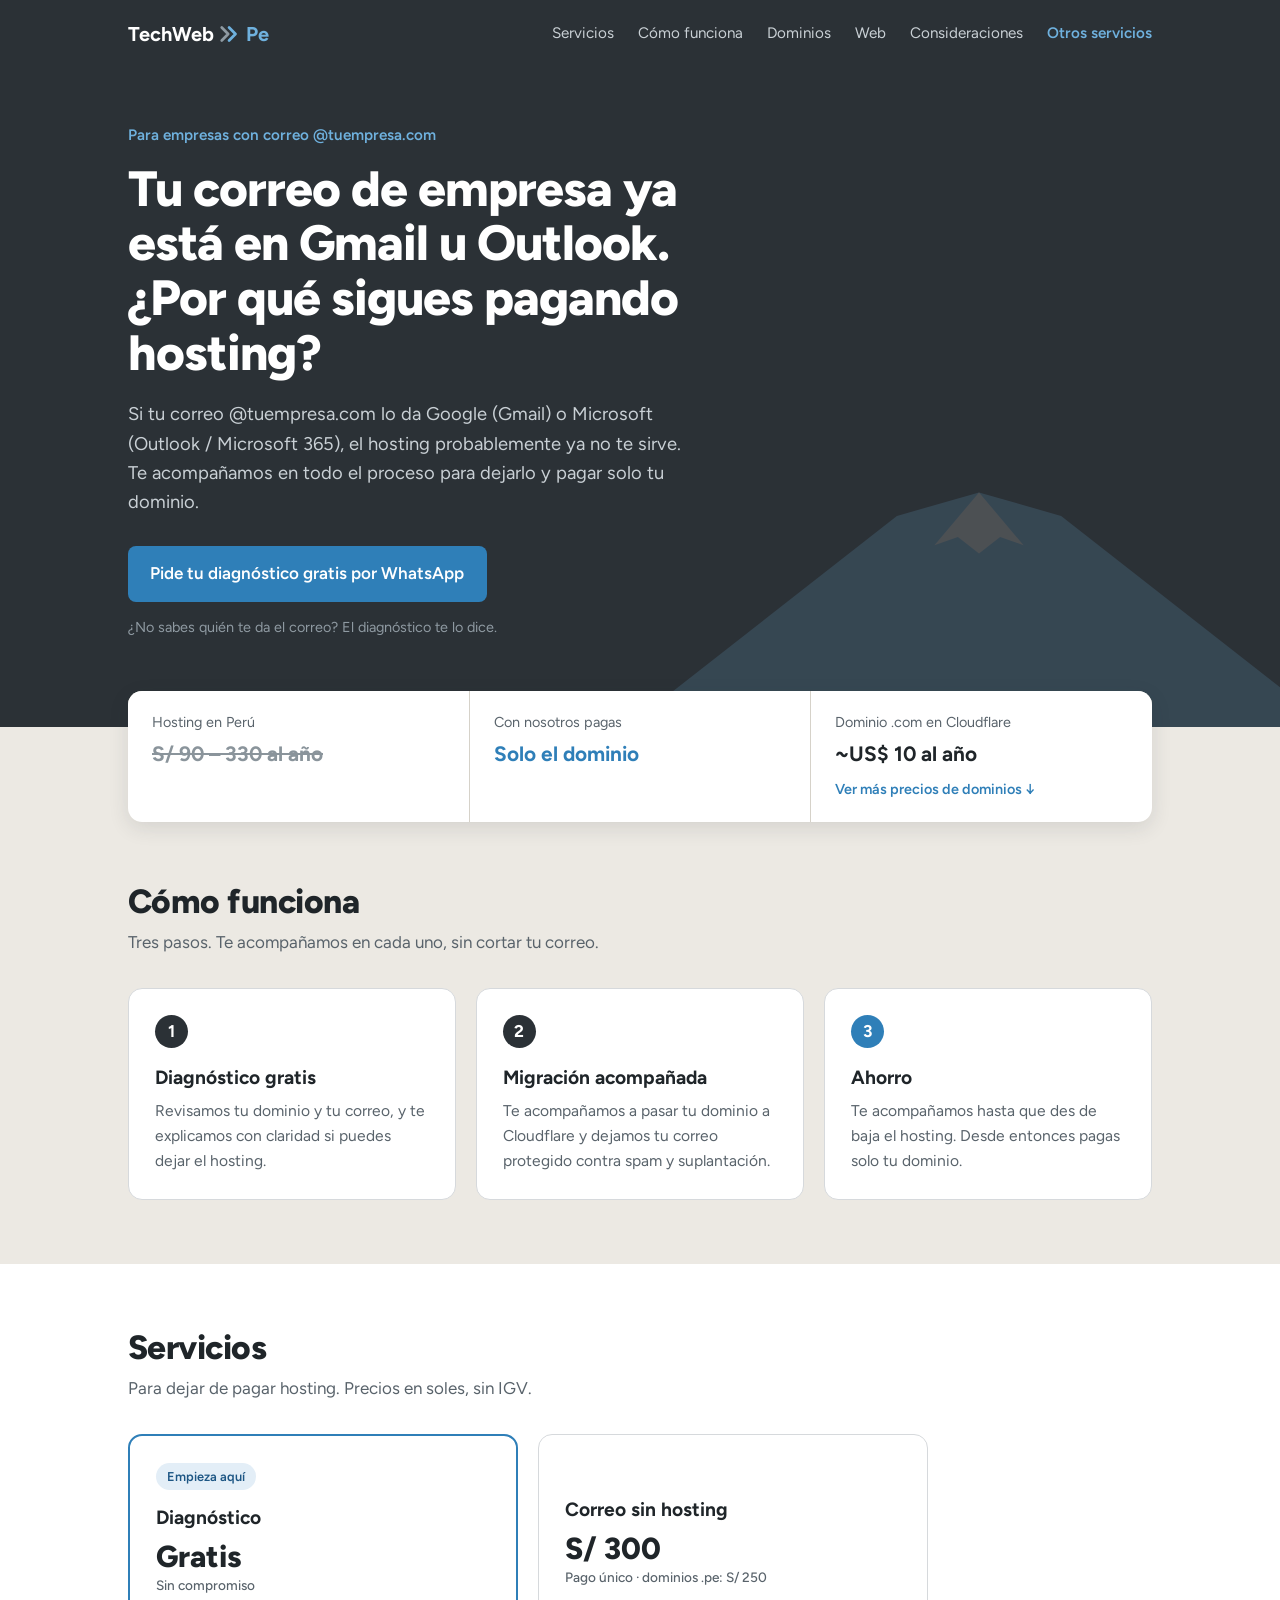
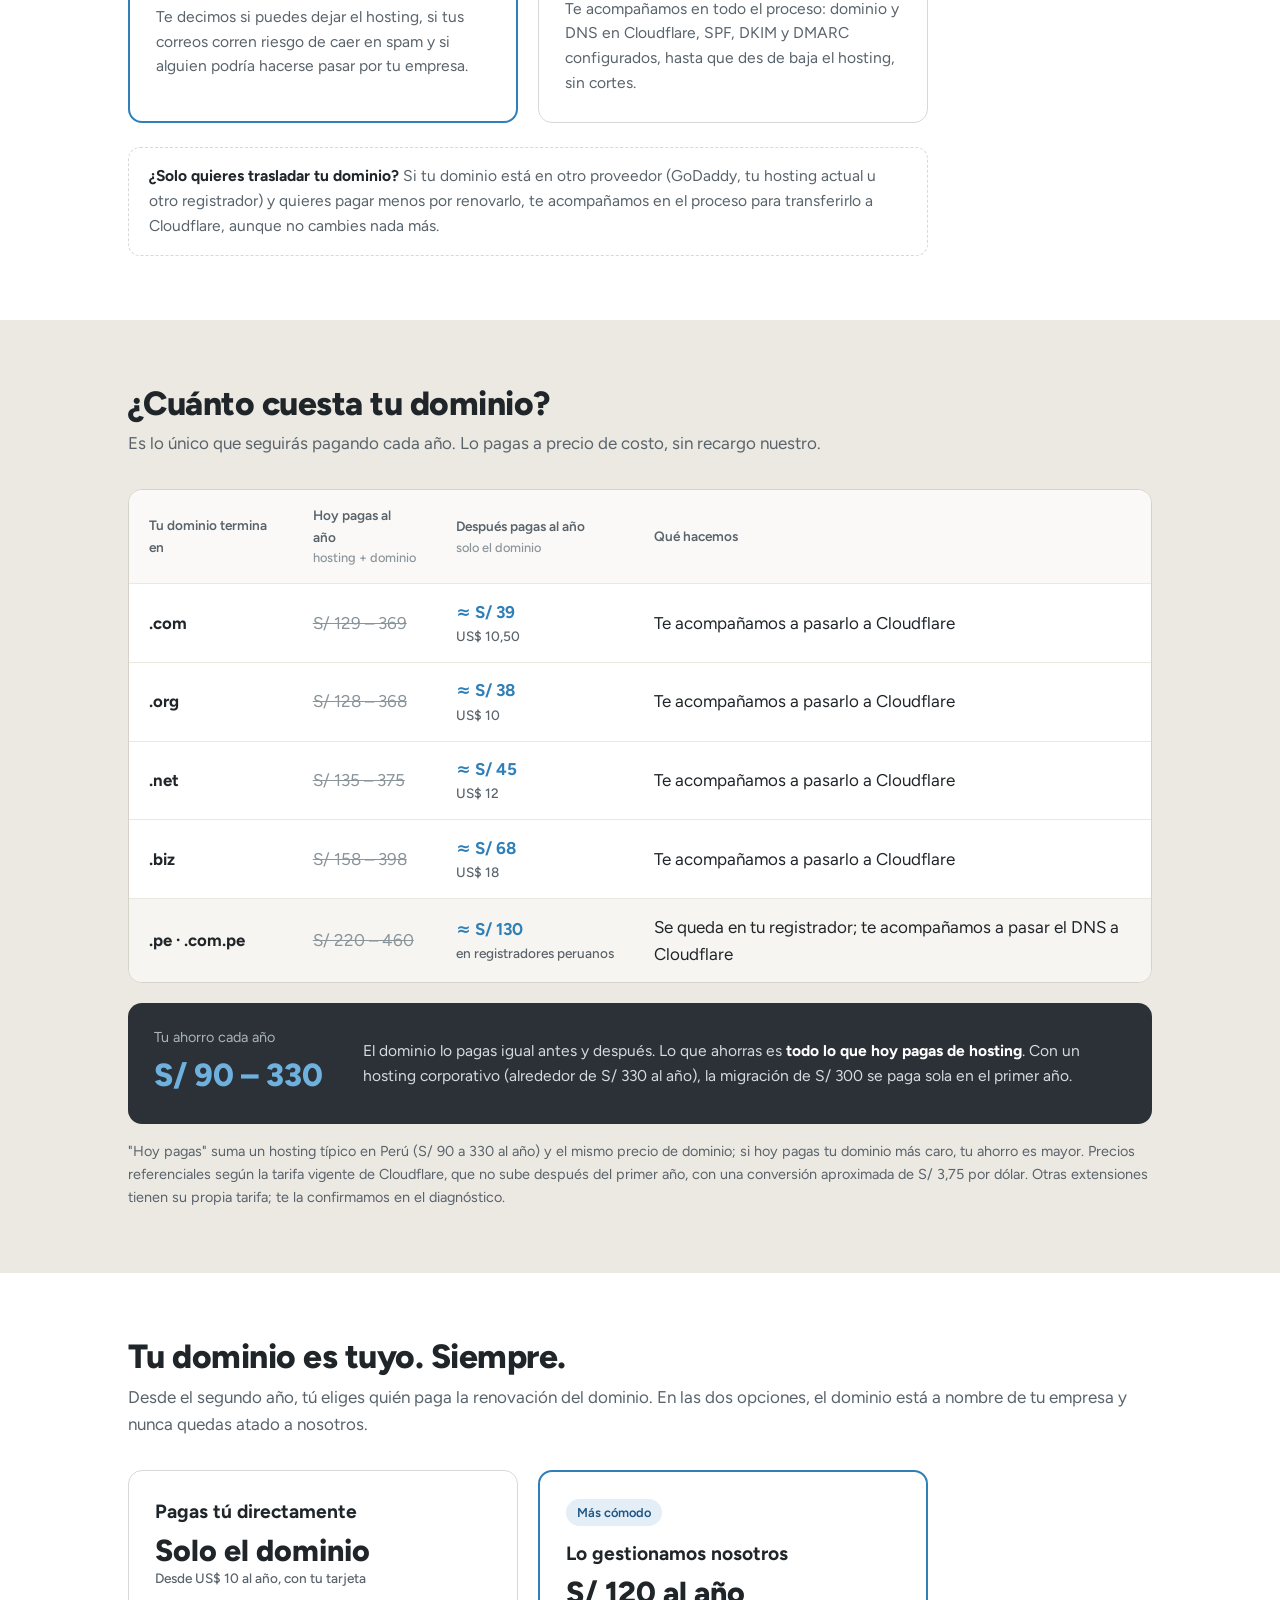
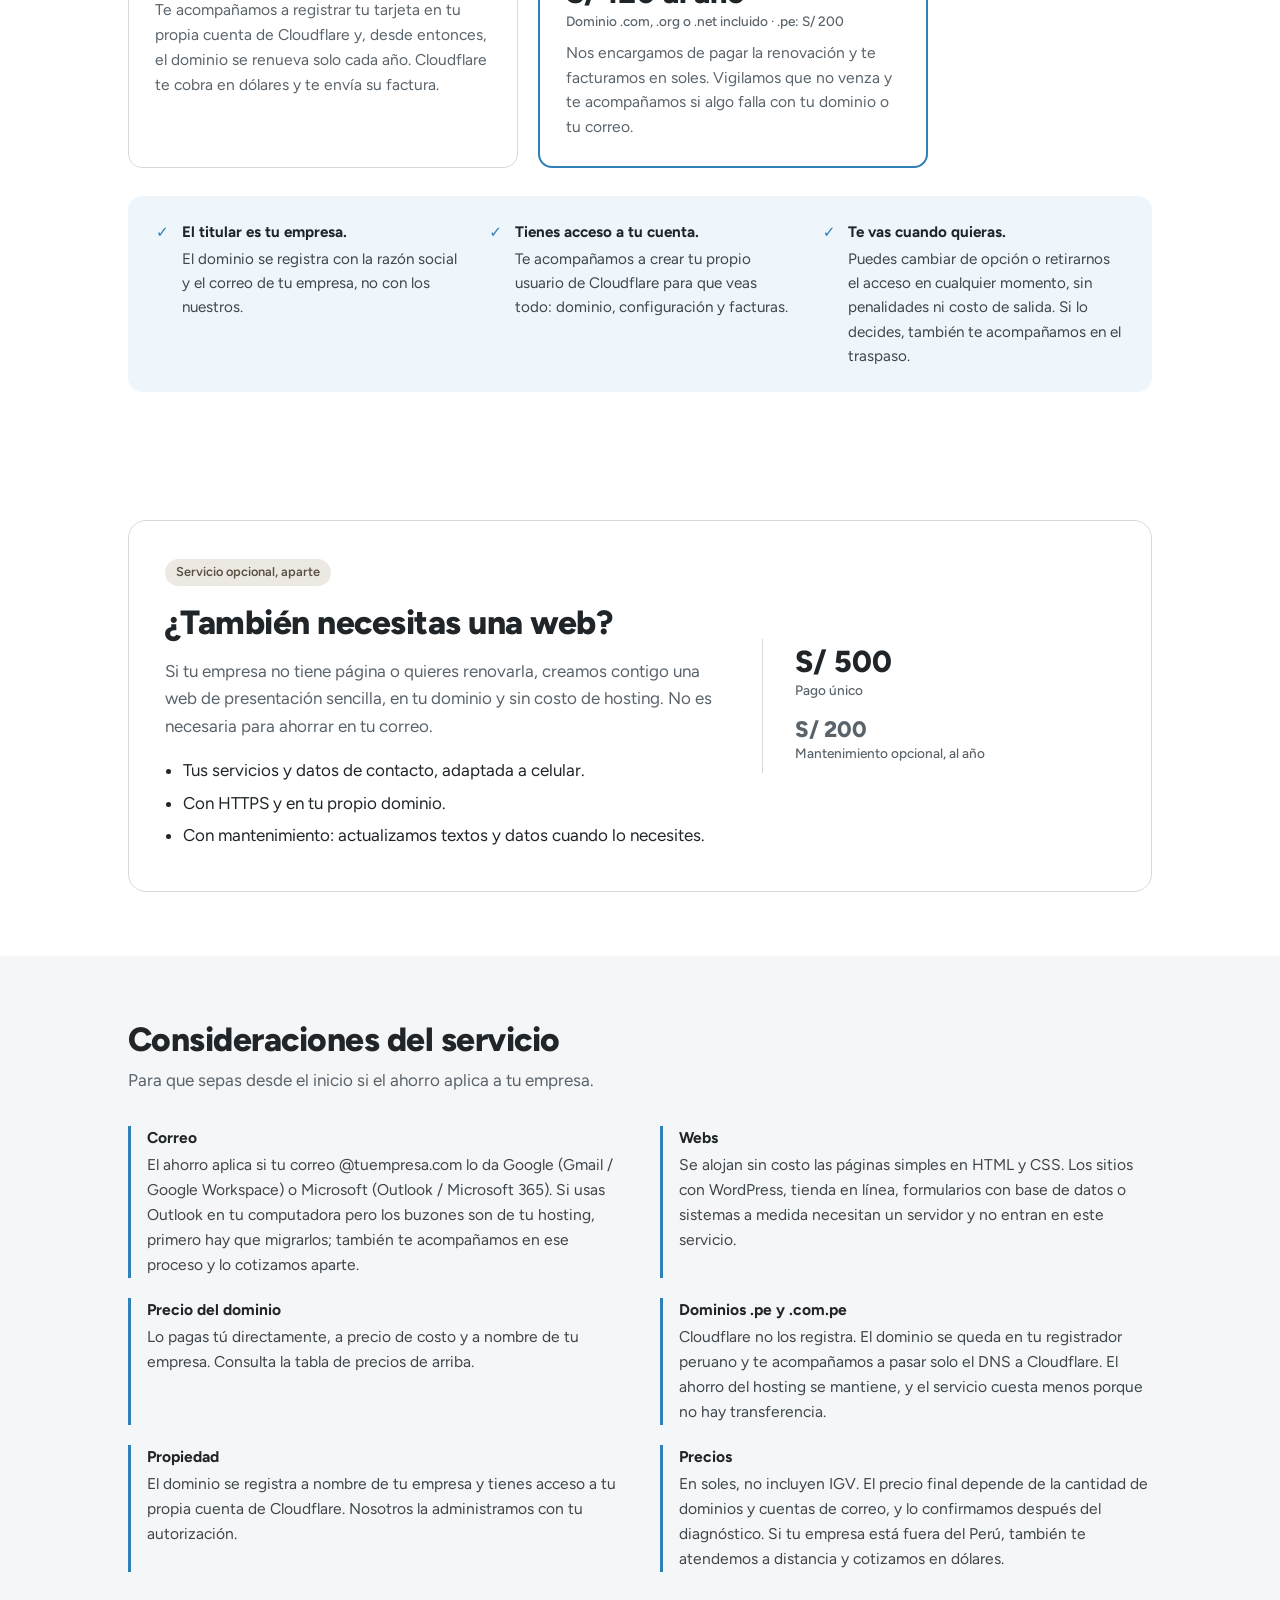
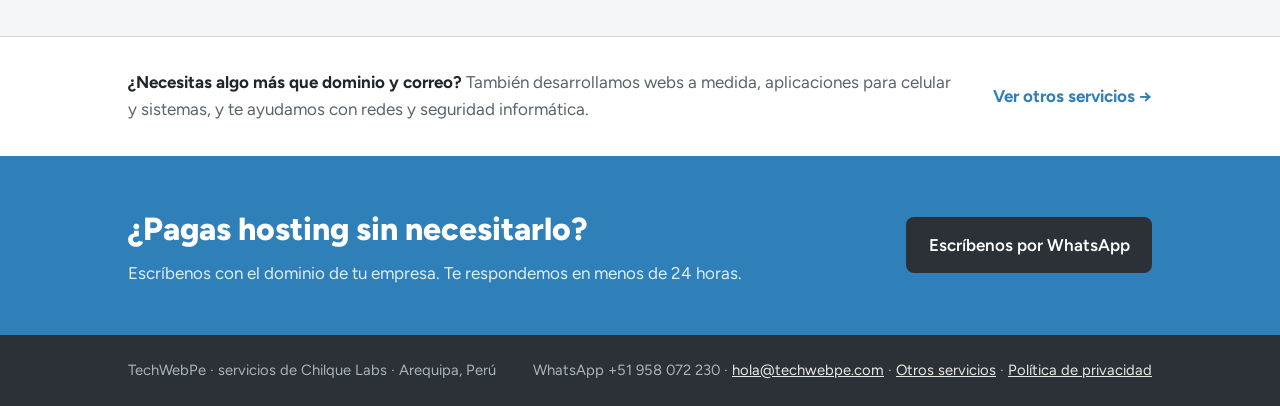
<file: index.html>
<!DOCTYPE html>
<html lang="es-PE">
<head>
<meta charset="utf-8">
<meta name="viewport" content="width=device-width, initial-scale=1, viewport-fit=cover">
<title>Correo empresarial sin hosting en Perú | TechWebPe</title>
<meta name="description" content="¿Tu correo @tuempresa.com está en Gmail u Outlook? Deja de pagar hosting y paga solo tu dominio. Te acompañamos en la migración. Diagnóstico gratis.">
<meta name="robots" content="index, follow">
<meta name="author" content="TechWebPe · Chilque Labs">
<meta name="theme-color" content="#2b3136">
<link rel="canonical" href="https://techwebpe.com/">
<link rel="icon" href="logo.svg" type="image/svg+xml">
<link rel="apple-touch-icon" href="logo.png">

<meta property="og:type" content="website">
<meta property="og:locale" content="es_PE">
<meta property="og:site_name" content="TechWebPe">
<meta property="og:url" content="https://techwebpe.com/">
<meta property="og:title" content="Correo empresarial sin hosting en Perú | TechWebPe">
<meta property="og:description" content="Deja de pagar hosting y paga solo tu dominio. Te acompañamos en la migración. Diagnóstico gratis.">
<meta property="og:image" content="https://techwebpe.com/og-image.png">
<meta property="og:image:width" content="1200">
<meta property="og:image:height" content="630">
<meta property="og:image:alt" content="TechWebPe: deja de pagar hosting, paga solo tu dominio">
<meta name="twitter:card" content="summary_large_image">
<meta name="twitter:title" content="Correo empresarial sin hosting en Perú | TechWebPe">
<meta name="twitter:description" content="Deja de pagar hosting y paga solo tu dominio. Diagnóstico gratis.">
<meta name="twitter:image" content="https://techwebpe.com/og-image.png">

<script type="application/ld+json">
{
 "@context": "https://schema.org",
 "@type": "ProfessionalService",
 "name": "TechWebPe",
 "description": "Gestión de dominios, DNS y correo empresarial para empresas que usan Google Workspace o Microsoft 365: migración sin hosting, configuración de SPF, DKIM y DMARC, y webs simples.",
 "url": "https://techwebpe.com/",
 "logo": "https://techwebpe.com/logo.png",
 "image": "https://techwebpe.com/og-image.png",
 "telephone": "+51958072230",
 "email": "hola@techwebpe.com",
 "priceRange": "S/ 0 – S/ 500",
 "areaServed": [{"@type": "Country", "name": "Perú"}, {"@type": "Place", "name": "Latinoamérica"}],
 "address": {
  "@type": "PostalAddress",
  "addressLocality": "Arequipa",
  "addressRegion": "Arequipa",
  "addressCountry": "PE"
 },
 "parentOrganization": {
  "@type": "Organization",
  "name": "Chilque Labs"
 },
 "contactPoint": {
  "@type": "ContactPoint",
  "telephone": "+51958072230",
  "contactType": "customer service",
  "availableLanguage": "es"
 },
 "makesOffer": [
  {
   "@type": "Offer",
   "name": "Diagnóstico de dominio y correo",
   "price": "0",
   "priceCurrency": "PEN"
  },
  {
   "@type": "Offer",
   "name": "Correo sin hosting (migración acompañada)",
   "price": "300",
   "priceCurrency": "PEN"
  },
  {
   "@type": "Offer",
   "name": "Web simple",
   "price": "500",
   "priceCurrency": "PEN"
  }
 ]
}
</script>

<link rel="preconnect" href="https://fonts.googleapis.com">
<link rel="preconnect" href="https://fonts.gstatic.com" crossorigin>
<link href="https://fonts.googleapis.com/css2?family=Figtree:wght@400;500;600;700;800&display=swap" rel="stylesheet">
<link rel="stylesheet" href="estilo.css">
</head>
<body>

<header class="cabecera">
  <div class="contenedor">
    <a class="logo" href="./" aria-label="TechWebPe, inicio">
      <span>TechWeb</span><svg class="avance" width="22" height="22" viewBox="0 0 24 24" aria-hidden="true"><path d="M3 5 L10 12 L3 19" fill="none" stroke="#8f9aa2" stroke-width="3" stroke-linecap="round" stroke-linejoin="round"/><path d="M11 5 L18 12 L11 19" fill="none" stroke="#6fb1de" stroke-width="3" stroke-linecap="round" stroke-linejoin="round"/></svg><b>Pe</b>
    </a>
    <nav class="menu" aria-label="Secciones">
      <a href="#servicios">Servicios</a>
      <a href="#como-funciona">Cómo funciona</a>
      <a href="#dominios">Dominios</a>
      <a href="#web">Web</a>
      <a href="#consideraciones">Consideraciones</a>
      <a href="servicios.html" class="menu-destacado">Otros servicios</a>
    </nav>
  </div>
</header>

<main id="inicio">
  <section class="portada">
    <svg class="misti" viewBox="0 0 600 220" preserveAspectRatio="xMaxYMax meet" aria-hidden="true"><path d="M0 220 L230 40 L300 20 L370 40 L600 220 Z" fill="#6fb1de"/><path d="M262 65 L300 20 L338 65 L318 58 L300 72 L282 58 Z" fill="#ece9e3"/></svg>
    <div class="contenedor">
      <div class="texto">
        <p class="antetitulo">Para empresas con correo @tuempresa.com</p>
        <h1>Tu correo de empresa ya está en Gmail u Outlook. ¿Por qué sigues pagando hosting?</h1>
        <p class="entrada">Si tu correo @tuempresa.com lo da Google (Gmail) o Microsoft (Outlook / Microsoft 365), el hosting probablemente ya no te sirve. Te acompañamos en todo el proceso para dejarlo y pagar solo tu dominio.</p>
        <a class="boton" href="https://wa.me/51958072230?text=Hola%2C%20quiero%20el%20diagn%C3%B3stico%20gratuito%20de%20mi%20dominio%20y%20correo." target="_blank" rel="noopener noreferrer">Pide tu diagnóstico gratis por WhatsApp</a>
        <p class="nota">¿No sabes quién te da el correo? El diagnóstico te lo dice.</p>
      </div>
    </div>
  </section>

  <div class="franja">
    <div class="contenedor">
      <dl class="cifras">
        <div class="tachado"><dt>Hosting en Perú</dt><dd>S/ 90 – 330 al año</dd></div>
        <div class="ahora"><dt>Con nosotros pagas</dt><dd>Solo el dominio</dd></div>
        <div><dt>Dominio .com en Cloudflare</dt><dd>~US$ 10 al año</dd><a class="ver-precios" href="#dominios">Ver más precios de dominios ↓</a></div>
      </dl>
    </div>

    <section class="seccion" id="como-funciona">
      <div class="contenedor">
        <h2>Cómo funciona</h2>
        <p class="intro">Tres pasos. Te acompañamos en cada uno, sin cortar tu correo.</p>
        <div class="grilla">
          <div class="tarjeta"><div class="paso">1</div><h3>Diagnóstico gratis</h3><p>Revisamos tu dominio y tu correo, y te explicamos con claridad si puedes dejar el hosting.</p></div>
          <div class="tarjeta"><div class="paso">2</div><h3>Migración acompañada</h3><p>Te acompañamos a pasar tu dominio a Cloudflare y dejamos tu correo protegido contra spam y suplantación.</p></div>
          <div class="tarjeta"><div class="paso ultimo">3</div><h3>Ahorro</h3><p>Te acompañamos hasta que des de baja el hosting. Desde entonces pagas solo tu dominio.</p></div>
        </div>
      </div>
    </section>
  </div>

  <section class="seccion" id="servicios">
    <div class="contenedor">
      <h2>Servicios</h2>
      <p class="intro">Para dejar de pagar hosting. Precios en soles, sin IGV.</p>
      <div class="grilla dos">
        <div class="tarjeta destacada"><span class="etiqueta">Empieza aquí</span><h3>Diagnóstico</h3><p class="precio">Gratis<small>Sin compromiso</small></p><p>Te decimos si puedes dejar el hosting, si tus correos corren riesgo de caer en spam y si alguien podría hacerse pasar por tu empresa.</p></div>
        <div class="tarjeta"><h3 class="sin-etiqueta">Correo sin hosting</h3><p class="precio">S/ 300<small>Pago único · dominios .pe: S/ 250</small></p><p>Te acompañamos en todo el proceso: dominio y DNS en Cloudflare, SPF, DKIM y DMARC configurados, hasta que des de baja el hosting, sin cortes.</p></div>
      </div>
      <p class="transferencia"><b>¿Solo quieres trasladar tu dominio?</b> Si tu dominio está en otro proveedor (GoDaddy, tu hosting actual u otro registrador) y quieres pagar menos por renovarlo, te acompañamos en el proceso para transferirlo a Cloudflare, aunque no cambies nada más.</p>
    </div>
  </section>

  <section class="seccion dominios" id="dominios">
    <div class="contenedor">
      <h2>¿Cuánto cuesta tu dominio?</h2>
      <p class="intro">Es lo único que seguirás pagando cada año. Lo pagas a precio de costo, sin recargo nuestro.</p>
      <div class="envoltura-tabla">
        <table class="tabla-dominios">
          <thead><tr><th>Tu dominio termina en</th><th>Hoy pagas al año<small>hosting + dominio</small></th><th>Después pagas al año<small>solo el dominio</small></th><th>Qué hacemos</th></tr></thead>
          <tbody>
            <tr><td>.com</td><td class="hoy"><span class="etq">Hoy pagas: </span><s>S/ 129 – 369</s></td><td class="precio-dom">≈ S/ 39<small>US$ 10,50</small></td><td>Te acompañamos a pasarlo a Cloudflare</td></tr>
            <tr><td>.org</td><td class="hoy"><span class="etq">Hoy pagas: </span><s>S/ 128 – 368</s></td><td class="precio-dom">≈ S/ 38<small>US$ 10</small></td><td>Te acompañamos a pasarlo a Cloudflare</td></tr>
            <tr><td>.net</td><td class="hoy"><span class="etq">Hoy pagas: </span><s>S/ 135 – 375</s></td><td class="precio-dom">≈ S/ 45<small>US$ 12</small></td><td>Te acompañamos a pasarlo a Cloudflare</td></tr>
            <tr><td>.biz</td><td class="hoy"><span class="etq">Hoy pagas: </span><s>S/ 158 – 398</s></td><td class="precio-dom">≈ S/ 68<small>US$ 18</small></td><td>Te acompañamos a pasarlo a Cloudflare</td></tr>
            <tr class="pe"><td>.pe · .com.pe</td><td class="hoy"><span class="etq">Hoy pagas: </span><s>S/ 220 – 460</s></td><td class="precio-dom">≈ S/ 130<small>en registradores peruanos</small></td><td>Se queda en tu registrador; te acompañamos a pasar el DNS a Cloudflare</td></tr>
          </tbody>
        </table>
      </div>
      <div class="ahorro-total">
        <div><p class="ahorro-titulo">Tu ahorro cada año</p><p class="ahorro-cifra">S/ 90 – 330</p></div>
        <p class="ahorro-texto">El dominio lo pagas igual antes y después. Lo que ahorras es <b>todo lo que hoy pagas de hosting</b>. Con un hosting corporativo (alrededor de S/ 330 al año), la migración de S/ 300 se paga sola en el primer año.</p>
      </div>
      <p class="nota-tabla">"Hoy pagas" suma un hosting típico en Perú (S/ 90 a 330 al año) y el mismo precio de dominio; si hoy pagas tu dominio más caro, tu ahorro es mayor. Precios referenciales según la tarifa vigente de Cloudflare, que no sube después del primer año, con una conversión aproximada de S/ 3,75 por dólar. Otras extensiones tienen su propia tarifa; te la confirmamos en el diagnóstico.</p>
    </div>
  </section>

  <section class="seccion" id="renovacion">
    <div class="contenedor">
      <h2>Tu dominio es tuyo. Siempre.</h2>
      <p class="intro">Desde el segundo año, tú eliges quién paga la renovación del dominio. En las dos opciones, el dominio está a nombre de tu empresa y nunca quedas atado a nosotros.</p>
      <div class="grilla dos">
        <div class="tarjeta">
          <h3>Pagas tú directamente</h3>
          <p class="precio">Solo el dominio<small>Desde US$ 10 al año, con tu tarjeta</small></p>
          <p>Te acompañamos a registrar tu tarjeta en tu propia cuenta de Cloudflare y, desde entonces, el dominio se renueva solo cada año. Cloudflare te cobra en dólares y te envía su factura.</p>
        </div>
        <div class="tarjeta destacada">
          <span class="etiqueta">Más cómodo</span>
          <h3>Lo gestionamos nosotros</h3>
          <p class="precio">S/ 120 al año<small>Dominio .com, .org o .net incluido · .pe: S/ 200</small></p>
          <p>Nos encargamos de pagar la renovación y te facturamos en soles. Vigilamos que no venza y te acompañamos si algo falla con tu dominio o tu correo.</p>
        </div>
      </div>
      <ul class="libertad">
        <li><b>El titular es tu empresa.</b> El dominio se registra con la razón social y el correo de tu empresa, no con los nuestros.</li>
        <li><b>Tienes acceso a tu cuenta.</b> Te acompañamos a crear tu propio usuario de Cloudflare para que veas todo: dominio, configuración y facturas.</li>
        <li><b>Te vas cuando quieras.</b> Puedes cambiar de opción o retirarnos el acceso en cualquier momento, sin penalidades ni costo de salida. Si lo decides, también te acompañamos en el traspaso.</li>
      </ul>
    </div>
  </section>

  <section class="seccion web-aparte" id="web">
    <div class="contenedor">
      <div class="web-caja">
        <div class="web-texto">
          <span class="etiqueta opcional">Servicio opcional, aparte</span>
          <h2>¿También necesitas una web?</h2>
          <p>Si tu empresa no tiene página o quieres renovarla, creamos contigo una web de presentación sencilla, en tu dominio y sin costo de hosting. No es necesaria para ahorrar en tu correo.</p>
          <ul>
            <li>Tus servicios y datos de contacto, adaptada a celular.</li>
            <li>Con HTTPS y en tu propio dominio.</li>
            <li>Con mantenimiento: actualizamos textos y datos cuando lo necesites.</li>
          </ul>
        </div>
        <div class="web-precio">
          <p class="precio">S/ 500<small>Pago único</small></p>
          <p class="precio secundario">S/ 200<small>Mantenimiento opcional, al año</small></p>
        </div>
      </div>
    </div>
  </section>

  <section class="seccion consideraciones" id="consideraciones">
    <div class="contenedor">
      <h2>Consideraciones del servicio</h2>
      <p class="intro">Para que sepas desde el inicio si el ahorro aplica a tu empresa.</p>
      <ul class="lista">
        <li><b>Correo</b>El ahorro aplica si tu correo @tuempresa.com lo da Google (Gmail / Google Workspace) o Microsoft (Outlook / Microsoft 365). Si usas Outlook en tu computadora pero los buzones son de tu hosting, primero hay que migrarlos; también te acompañamos en ese proceso y lo cotizamos aparte.</li>
        <li><b>Webs</b>Se alojan sin costo las páginas simples en HTML y CSS. Los sitios con WordPress, tienda en línea, formularios con base de datos o sistemas a medida necesitan un servidor y no entran en este servicio.</li>
        <li><b>Precio del dominio</b>Lo pagas tú directamente, a precio de costo y a nombre de tu empresa. Consulta la tabla de precios de arriba.</li>
        <li><b>Dominios .pe y .com.pe</b>Cloudflare no los registra. El dominio se queda en tu registrador peruano y te acompañamos a pasar solo el DNS a Cloudflare. El ahorro del hosting se mantiene, y el servicio cuesta menos porque no hay transferencia.</li>
        <li><b>Propiedad</b>El dominio se registra a nombre de tu empresa y tienes acceso a tu propia cuenta de Cloudflare. Nosotros la administramos con tu autorización.</li>
        <li><b>Precios</b>En soles, no incluyen IGV. El precio final depende de la cantidad de dominios y cuentas de correo, y lo confirmamos después del diagnóstico. Si tu empresa está fuera del Perú, también te atendemos a distancia y cotizamos en dólares.</li>
      </ul>
    </div>
  </section>

  <section class="otros">
    <div class="contenedor">
      <p><b>¿Necesitas algo más que dominio y correo?</b> También desarrollamos webs a medida, aplicaciones para celular y sistemas, y te ayudamos con redes y seguridad informática.</p>
      <a class="enlace-flecha" href="servicios.html">Ver otros servicios →</a>
    </div>
  </section>

  <section class="final">
    <div class="contenedor">
      <div>
        <h2>¿Pagas hosting sin necesitarlo?</h2>
        <p>Escríbenos con el dominio de tu empresa. Te respondemos en menos de 24 horas.</p>
      </div>
      <a class="boton" href="https://wa.me/51958072230?text=Hola%2C%20quiero%20el%20diagn%C3%B3stico%20gratuito.%20Dominio%20de%20mi%20empresa%3A%20" target="_blank" rel="noopener noreferrer">Escríbenos por WhatsApp</a>
    </div>
  </section>
</main>

<footer class="pie">
  <div class="contenedor">
    <p>TechWebPe · servicios de Chilque Labs · Arequipa, Perú</p>
    <p>WhatsApp +51 958 072 230 · <a href="mailto:hola@techwebpe.com">hola@techwebpe.com</a> · <a href="servicios.html">Otros servicios</a> · <a href="privacidad.html">Política de privacidad</a></p>
  </div>
</footer>

</body>
</html>
</file>
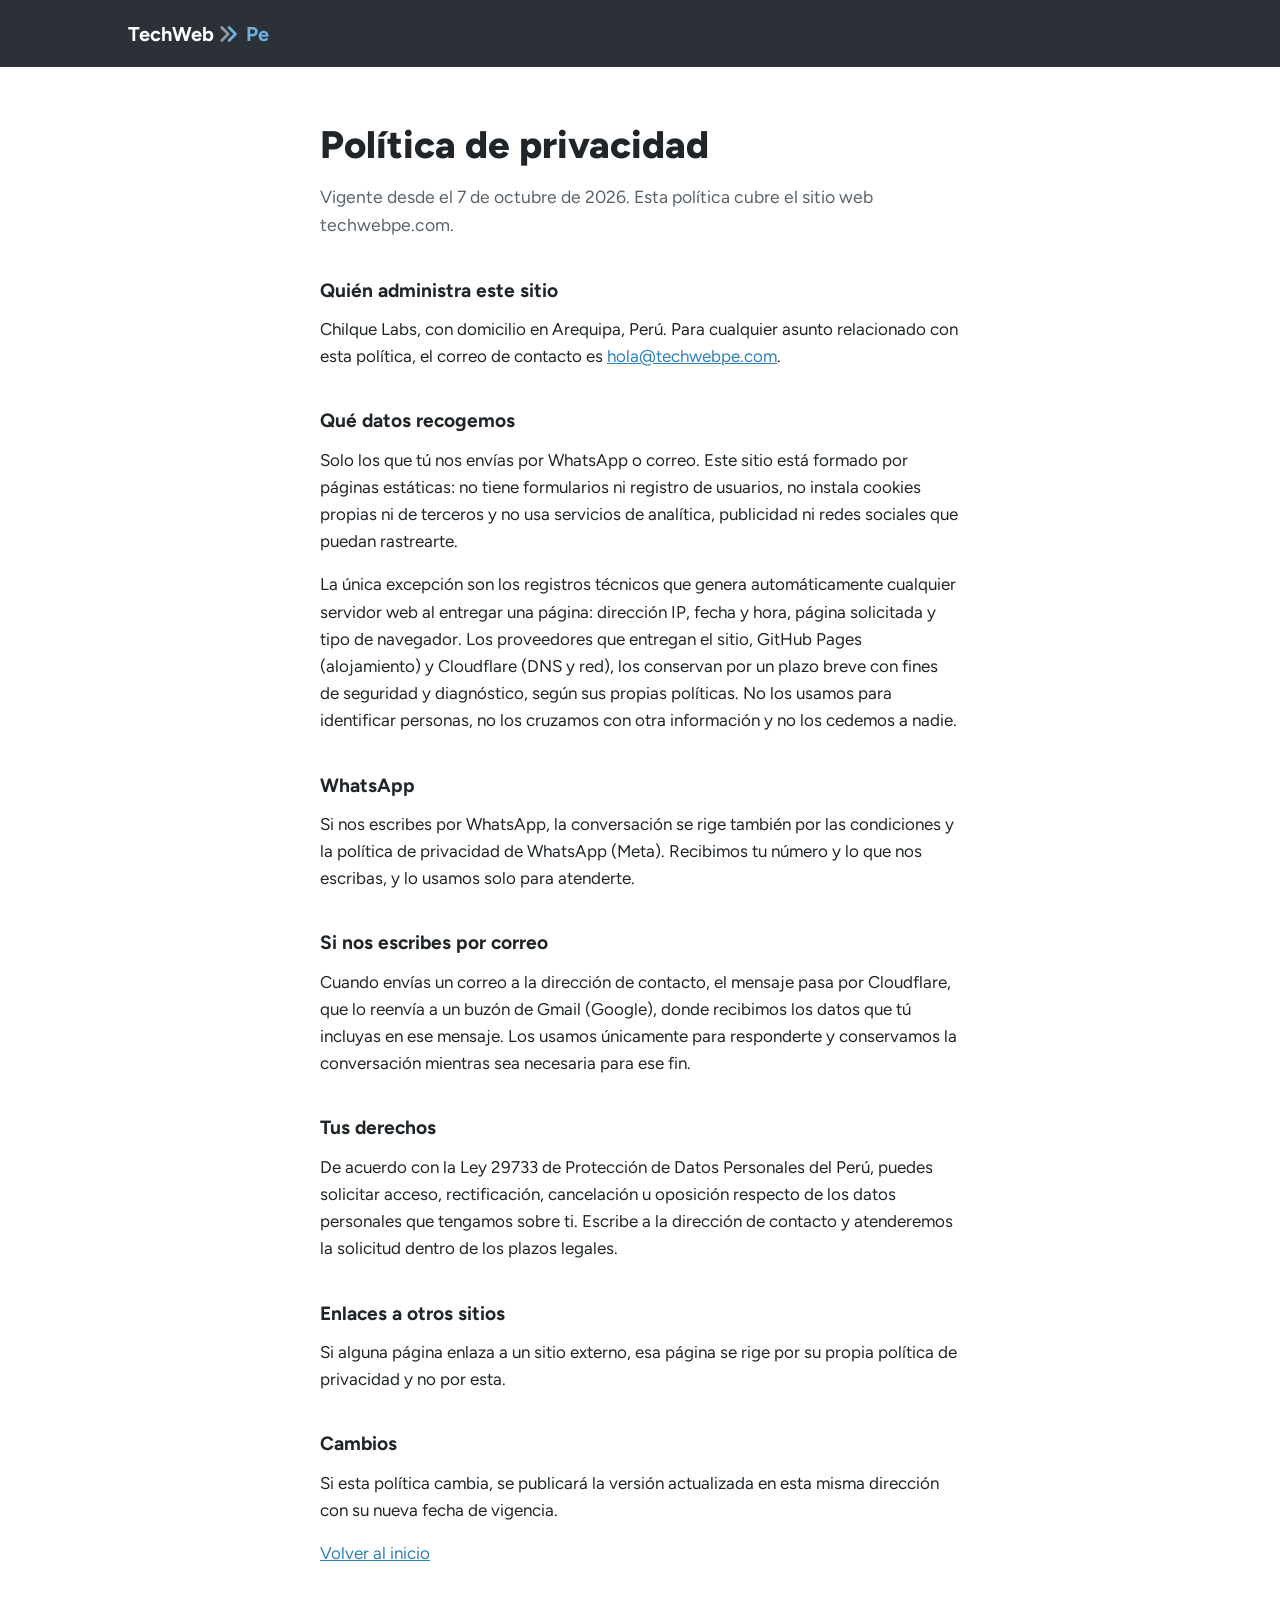
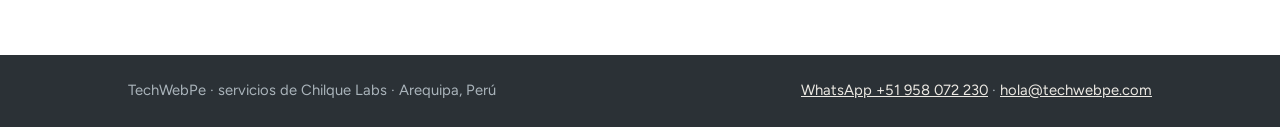
<file: privacidad.html>
<!DOCTYPE html>
<html lang="es-PE">
<head>
<meta charset="utf-8">
<meta name="viewport" content="width=device-width, initial-scale=1, viewport-fit=cover">
<title>Política de privacidad — TechWebPe</title>
<meta name="description" content="Política de privacidad de techwebpe.com: el sitio es estático, no usa cookies ni rastreadores, y solo recibe los datos que nos envías por WhatsApp o correo.">
<meta name="robots" content="index, follow">
<link rel="canonical" href="https://techwebpe.com/privacidad.html">
<meta name="theme-color" content="#2b3136">
<link rel="icon" href="logo.svg" type="image/svg+xml">
<link rel="preconnect" href="https://fonts.googleapis.com">
<link rel="preconnect" href="https://fonts.gstatic.com" crossorigin>
<link href="https://fonts.googleapis.com/css2?family=Figtree:wght@400;500;600;700;800&display=swap" rel="stylesheet">
<link rel="stylesheet" href="estilo.css">
</head>
<body>
<header class="cabecera">
  <div class="contenedor">
    <a class="logo" href="./" aria-label="TechWebPe, inicio">
      <span>TechWeb</span><svg class="avance" width="22" height="22" viewBox="0 0 24 24" aria-hidden="true"><path d="M3 5 L10 12 L3 19" fill="none" stroke="#8f9aa2" stroke-width="3" stroke-linecap="round" stroke-linejoin="round"/><path d="M11 5 L18 12 L11 19" fill="none" stroke="#6fb1de" stroke-width="3" stroke-linecap="round" stroke-linejoin="round"/></svg><b>Pe</b>
    </a>
  </div>
</header>

<main class="documento">

  <h1>Política de privacidad</h1>

  <p class="entrada">Vigente desde el 7 de octubre de 2026. Esta política cubre el sitio web techwebpe.com.</p>

  <h2>Quién administra este sitio</h2>

  <p>Chilque Labs, con domicilio en Arequipa, Perú. Para cualquier asunto relacionado con esta política, el correo de contacto es <a href="mailto:hola@techwebpe.com">hola@techwebpe.com</a>.</p>

  <h2>Qué datos recogemos</h2>

  <p>Solo los que tú nos envías por WhatsApp o correo. Este sitio está formado por páginas estáticas: no tiene formularios ni registro de usuarios, no instala cookies propias ni de terceros y no usa servicios de analítica, publicidad ni redes sociales que puedan rastrearte.</p>

  <p>La única excepción son los registros técnicos que genera automáticamente cualquier servidor web al entregar una página: dirección IP, fecha y hora, página solicitada y tipo de navegador. Los proveedores que entregan el sitio, GitHub Pages (alojamiento) y Cloudflare (DNS y red), los conservan por un plazo breve con fines de seguridad y diagnóstico, según sus propias políticas. No los usamos para identificar personas, no los cruzamos con otra información y no los cedemos a nadie.</p>

  <h2>WhatsApp</h2>

  <p>Si nos escribes por WhatsApp, la conversación se rige también por las condiciones y la política de privacidad de WhatsApp (Meta). Recibimos tu número y lo que nos escribas, y lo usamos solo para atenderte.</p>

  <h2>Si nos escribes por correo</h2>

  <p>Cuando envías un correo a la dirección de contacto, el mensaje pasa por Cloudflare, que lo reenvía a un buzón de Gmail (Google), donde recibimos los datos que tú incluyas en ese mensaje. Los usamos únicamente para responderte y conservamos la conversación mientras sea necesaria para ese fin.</p>

  <h2>Tus derechos</h2>

  <p>De acuerdo con la Ley 29733 de Protección de Datos Personales del Perú, puedes solicitar acceso, rectificación, cancelación u oposición respecto de los datos personales que tengamos sobre ti. Escribe a la dirección de contacto y atenderemos la solicitud dentro de los plazos legales.</p>

  <h2>Enlaces a otros sitios</h2>

  <p>Si alguna página enlaza a un sitio externo, esa página se rige por su propia política de privacidad y no por esta.</p>

  <h2>Cambios</h2>

  <p>Si esta política cambia, se publicará la versión actualizada en esta misma dirección con su nueva fecha de vigencia.</p>

  <p><a href="./">Volver al inicio</a></p>

</main>

<footer class="pie">
  <div class="contenedor">
    <p>TechWebPe · servicios de Chilque Labs · Arequipa, Perú</p>
    <p><a href="https://wa.me/51958072230" target="_blank" rel="noopener noreferrer">WhatsApp +51 958 072 230</a> · <a href="mailto:hola@techwebpe.com">hola@techwebpe.com</a></p>
  </div>
</footer>
</body>
</html>
</file>
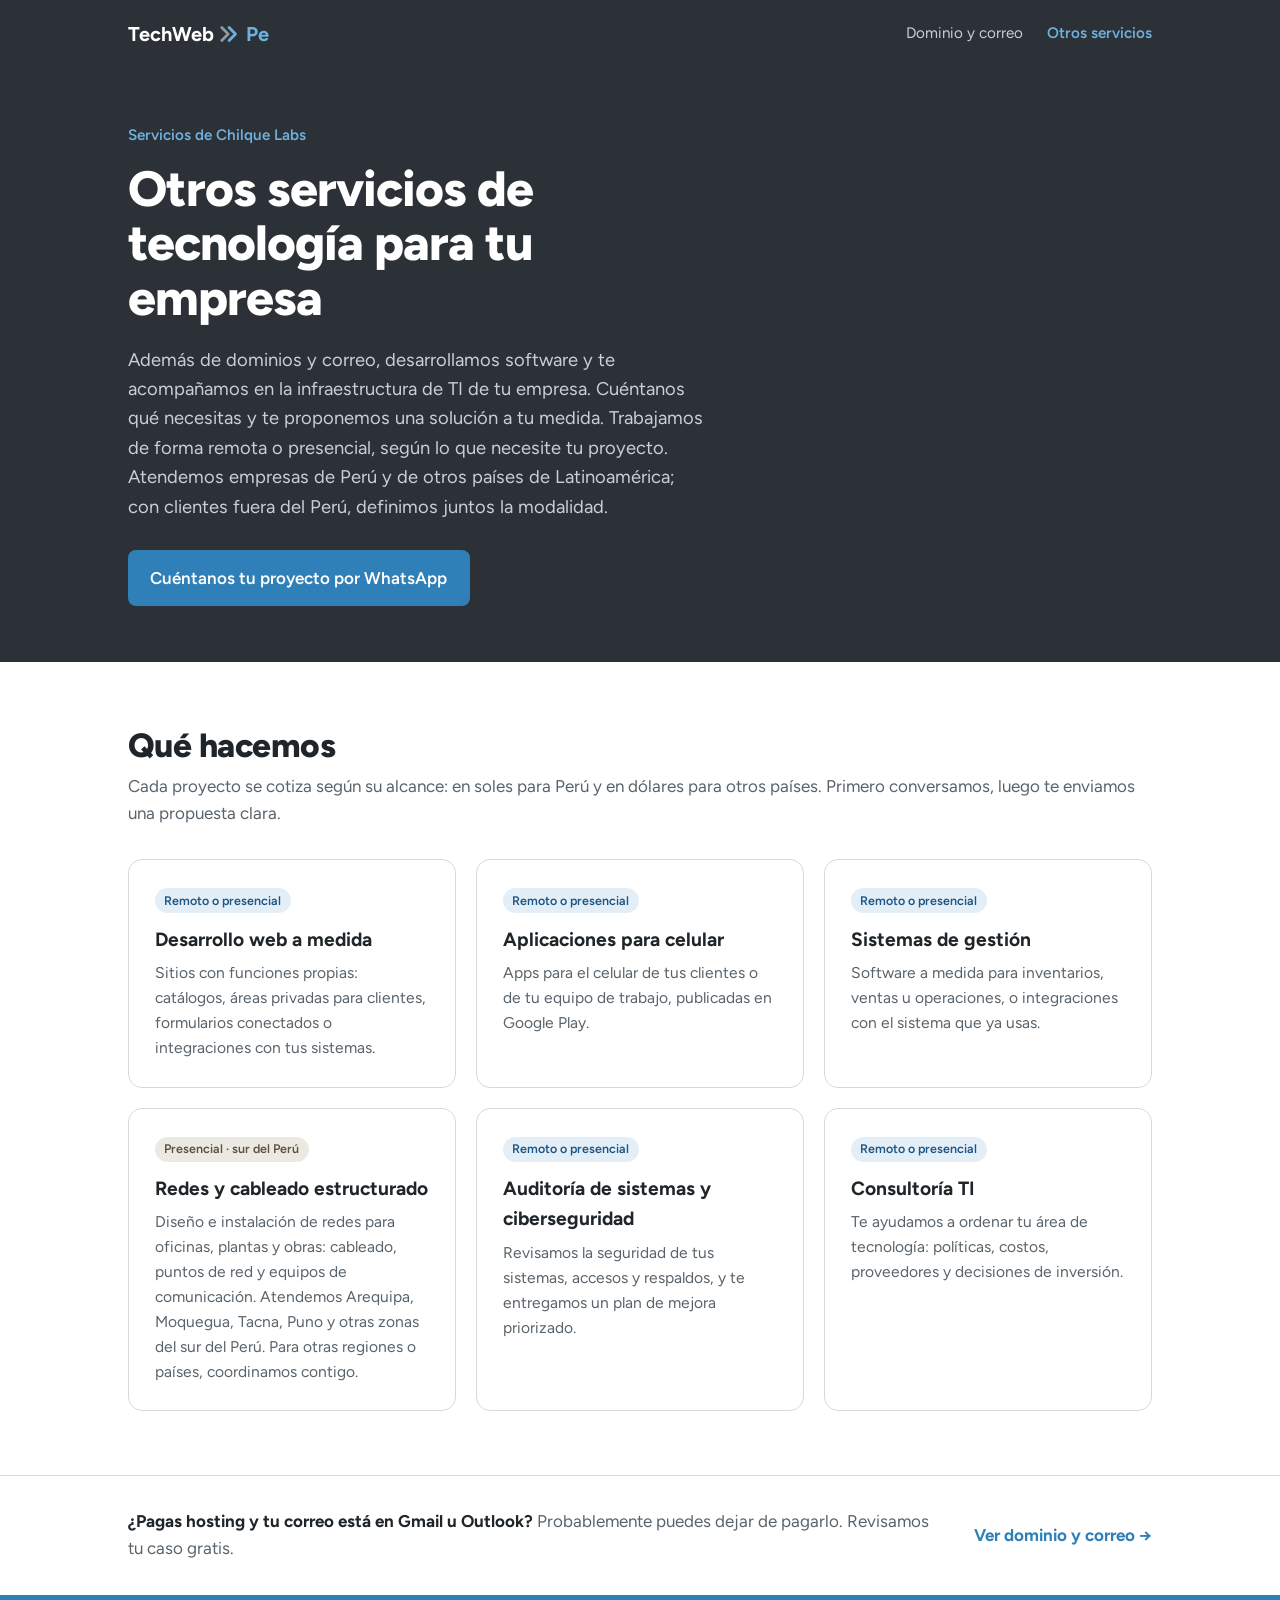
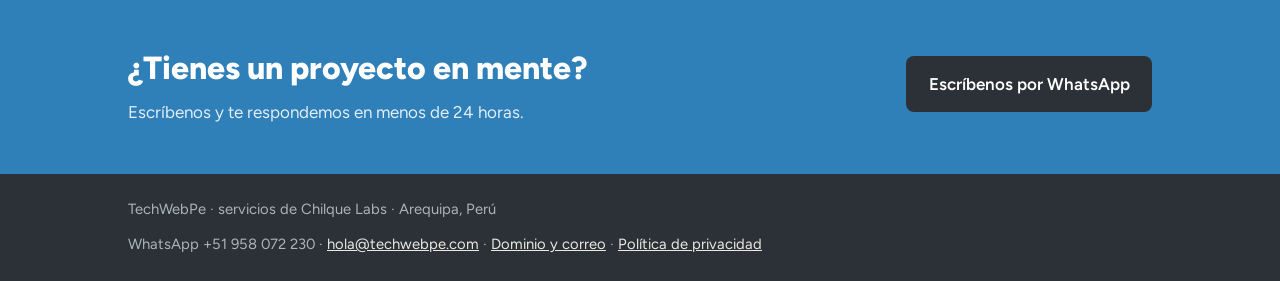
<file: servicios.html>
<!DOCTYPE html>
<html lang="es-PE">
<head>
<meta charset="utf-8">
<meta name="viewport" content="width=device-width, initial-scale=1, viewport-fit=cover">
<title>Desarrollo web, apps y soporte TI en Perú | TechWebPe</title>
<meta name="description" content="Desarrollo web, apps para celular, sistemas y consultoría TI, remota o presencial, para Perú y Latinoamérica. Redes y cableado en el sur del Perú.">
<meta name="robots" content="index, follow">
<meta name="author" content="TechWebPe · Chilque Labs">
<meta name="theme-color" content="#2b3136">
<link rel="canonical" href="https://techwebpe.com/servicios.html">
<link rel="icon" href="logo.svg" type="image/svg+xml">
<link rel="apple-touch-icon" href="logo.png">

<meta property="og:type" content="website">
<meta property="og:locale" content="es_PE">
<meta property="og:site_name" content="TechWebPe">
<meta property="og:url" content="https://techwebpe.com/servicios.html">
<meta property="og:title" content="Desarrollo web, apps y soporte TI en Perú | TechWebPe">
<meta property="og:description" content="Software a medida, redes, ciberseguridad y consultoría TI para empresas. Cotiza tu proyecto.">
<meta property="og:image" content="https://techwebpe.com/og-image.png">
<meta property="og:image:width" content="1200">
<meta property="og:image:height" content="630">
<meta name="twitter:card" content="summary_large_image">
<meta name="twitter:title" content="Desarrollo web, apps y soporte TI en Perú | TechWebPe">
<meta name="twitter:description" content="Software a medida, redes, ciberseguridad y consultoría TI para empresas.">
<meta name="twitter:image" content="https://techwebpe.com/og-image.png">

<script type="application/ld+json">
{
 "@context": "https://schema.org",
 "@type": "ProfessionalService",
 "name": "TechWebPe",
 "url": "https://techwebpe.com/servicios.html",
 "logo": "https://techwebpe.com/logo.png",
 "telephone": "+51958072230",
 "email": "hola@techwebpe.com",
 "areaServed": [{"@type": "Country", "name": "Perú"}, {"@type": "Place", "name": "Latinoamérica"}],
 "address": {
  "@type": "PostalAddress",
  "addressLocality": "Arequipa",
  "addressRegion": "Arequipa",
  "addressCountry": "PE"
 },
 "parentOrganization": {
  "@type": "Organization",
  "name": "Chilque Labs"
 },
 "hasOfferCatalog": {
  "@type": "OfferCatalog",
  "name": "Otros servicios de tecnología",
  "itemListElement": [
   {
    "@type": "Offer",
    "itemOffered": {
     "@type": "Service",
     "name": "Desarrollo web a medida",
     "description": "Sitios con funciones propias: catálogos, áreas privadas para clientes, formularios conectados o integraciones con tus sistemas."
    }
   },
   {
    "@type": "Offer",
    "itemOffered": {
     "@type": "Service",
     "name": "Aplicaciones para celular",
     "description": "Apps para el celular de tus clientes o de tu equipo de trabajo, publicadas en Google Play."
    }
   },
   {
    "@type": "Offer",
    "itemOffered": {
     "@type": "Service",
     "name": "Sistemas de gestión",
     "description": "Software a medida para inventarios, ventas u operaciones, o integraciones con el sistema que ya usas."
    }
   },
   {
    "@type": "Offer",
    "itemOffered": {
     "@type": "Service",
     "name": "Redes y cableado estructurado",
     "description": "Diseño e instalación de redes para oficinas, plantas y obras en el sur del Perú: Arequipa, Moquegua, Tacna y Puno."
    }
   },
   {
    "@type": "Offer",
    "itemOffered": {
     "@type": "Service",
     "name": "Auditoría de sistemas y ciberseguridad",
     "description": "Revisamos la seguridad de tus sistemas, accesos y respaldos, y te entregamos un plan de mejora priorizado."
    }
   },
   {
    "@type": "Offer",
    "itemOffered": {
     "@type": "Service",
     "name": "Consultoría TI",
     "description": "Te ayudamos a ordenar tu área de tecnología: políticas, costos, proveedores y decisiones de inversión."
    }
   }
  ]
 }
}
</script>

<link rel="preconnect" href="https://fonts.googleapis.com">
<link rel="preconnect" href="https://fonts.gstatic.com" crossorigin>
<link href="https://fonts.googleapis.com/css2?family=Figtree:wght@400;500;600;700;800&display=swap" rel="stylesheet">
<link rel="stylesheet" href="estilo.css">
</head>
<body>

<header class="cabecera">
  <div class="contenedor">
    <a class="logo" href="./" aria-label="TechWebPe, inicio">
      <span>TechWeb</span><svg class="avance" width="22" height="22" viewBox="0 0 24 24" aria-hidden="true"><path d="M3 5 L10 12 L3 19" fill="none" stroke="#8f9aa2" stroke-width="3" stroke-linecap="round" stroke-linejoin="round"/><path d="M11 5 L18 12 L11 19" fill="none" stroke="#6fb1de" stroke-width="3" stroke-linecap="round" stroke-linejoin="round"/></svg><b>Pe</b>
    </a>
    <nav class="menu" aria-label="Secciones">
      <a href="./">Dominio y correo</a>
      <a href="servicios.html" class="menu-destacado" aria-current="page">Otros servicios</a>
    </nav>
  </div>
</header>

<main>
  <section class="portada corta">
    <div class="contenedor">
      <div class="texto">
        <p class="antetitulo">Servicios de Chilque Labs</p>
        <h1>Otros servicios de tecnología para tu empresa</h1>
        <p class="entrada">Además de dominios y correo, desarrollamos software y te acompañamos en la infraestructura de TI de tu empresa. Cuéntanos qué necesitas y te proponemos una solución a tu medida. Trabajamos de forma remota o presencial, según lo que necesite tu proyecto. Atendemos empresas de Perú y de otros países de Latinoamérica; con clientes fuera del Perú, definimos juntos la modalidad.</p>
        <a class="boton" href="https://wa.me/51958072230?text=Hola%2C%20quiero%20cotizar%20un%20proyecto%20de%20tecnolog%C3%ADa." target="_blank" rel="noopener noreferrer">Cuéntanos tu proyecto por WhatsApp</a>
      </div>
    </div>
  </section>

  <section class="seccion">
    <div class="contenedor">
      <h2>Qué hacemos</h2>
      <p class="intro">Cada proyecto se cotiza según su alcance: en soles para Perú y en dólares para otros países. Primero conversamos, luego te enviamos una propuesta clara.</p>
      <div class="grilla">
          <article class="tarjeta"><span class="modalidad">Remoto o presencial</span><h3>Desarrollo web a medida</h3><p>Sitios con funciones propias: catálogos, áreas privadas para clientes, formularios conectados o integraciones con tus sistemas.</p></article>
          <article class="tarjeta"><span class="modalidad">Remoto o presencial</span><h3>Aplicaciones para celular</h3><p>Apps para el celular de tus clientes o de tu equipo de trabajo, publicadas en Google Play.</p></article>
          <article class="tarjeta"><span class="modalidad">Remoto o presencial</span><h3>Sistemas de gestión</h3><p>Software a medida para inventarios, ventas u operaciones, o integraciones con el sistema que ya usas.</p></article>
          <article class="tarjeta"><span class="modalidad presencial">Presencial · sur del Perú</span><h3>Redes y cableado estructurado</h3><p>Diseño e instalación de redes para oficinas, plantas y obras: cableado, puntos de red y equipos de comunicación. Atendemos Arequipa, Moquegua, Tacna, Puno y otras zonas del sur del Perú. Para otras regiones o países, coordinamos contigo.</p></article>
          <article class="tarjeta"><span class="modalidad">Remoto o presencial</span><h3>Auditoría de sistemas y ciberseguridad</h3><p>Revisamos la seguridad de tus sistemas, accesos y respaldos, y te entregamos un plan de mejora priorizado.</p></article>
          <article class="tarjeta"><span class="modalidad">Remoto o presencial</span><h3>Consultoría TI</h3><p>Te ayudamos a ordenar tu área de tecnología: políticas, costos, proveedores y decisiones de inversión.</p></article>
      </div>
    </div>
  </section>

  <section class="otros">
    <div class="contenedor">
      <p><b>¿Pagas hosting y tu correo está en Gmail u Outlook?</b> Probablemente puedes dejar de pagarlo. Revisamos tu caso gratis.</p>
      <a class="enlace-flecha" href="./">Ver dominio y correo →</a>
    </div>
  </section>

  <section class="final">
    <div class="contenedor">
      <div>
        <h2>¿Tienes un proyecto en mente?</h2>
        <p>Escríbenos y te respondemos en menos de 24 horas.</p>
      </div>
      <a class="boton" href="https://wa.me/51958072230?text=Hola%2C%20quiero%20cotizar%20un%20proyecto%20de%20tecnolog%C3%ADa." target="_blank" rel="noopener noreferrer">Escríbenos por WhatsApp</a>
    </div>
  </section>
</main>

<footer class="pie">
  <div class="contenedor">
    <p>TechWebPe · servicios de Chilque Labs · Arequipa, Perú</p>
    <p>WhatsApp +51 958 072 230 · <a href="mailto:hola@techwebpe.com">hola@techwebpe.com</a> · <a href="./">Dominio y correo</a> · <a href="privacidad.html">Política de privacidad</a></p>
  </div>
</footer>

</body>
</html>
</file>
<file: estilo.css>
/* TechWebPe — hoja de estilo del sitio */
:root {
  --basalto: #2b3136; --basalto-2: #353c42; --sillar: #ece9e3; --sillar-borde: #d6d2c9;
  --cielo: #2f7fb8; --cielo-claro: #6fb1de; --blanco: #ffffff; --gris-claro: #f5f6f7;
  --tinta: #1f2529; --tinta-suave: #59636b; --regla: #d6d9dc;
  --fuente: "Figtree", "Segoe UI", system-ui, -apple-system, Roboto, Arial, sans-serif;
  color-scheme: light;
  box-sizing: border-box;
  padding-top: env(safe-area-inset-top, 0px);
  padding-bottom: env(safe-area-inset-bottom, 0px);
}
@media (prefers-color-scheme: dark) { :root:not([data-theme="light"]) { --blanco: #ffffff; --tinta: #1f2529; } }
:root[data-theme="dark"] { --blanco: #ffffff; --tinta: #1f2529; }
html { scroll-padding-top: env(safe-area-inset-top, 0px); scroll-behavior: smooth; }
*, *::before, *::after { box-sizing: inherit; }
body { margin: 0; background: var(--blanco); color: var(--tinta); font-family: var(--fuente); font-size: 1.0625rem; line-height: 1.6; }
img, svg { max-width: 100%; }
a { color: var(--cielo); }
a:focus-visible, .boton:focus-visible { outline: 3px solid var(--cielo-claro); outline-offset: 3px; border-radius: 6px; }
.contenedor { max-width: 68rem; margin: 0 auto; padding: 0 2rem; }

.cabecera { background: var(--basalto); }
.cabecera .contenedor { display: flex; align-items: center; justify-content: space-between; gap: 1rem; padding-top: 1.1rem; padding-bottom: 1.1rem; }
.logo { display: flex; align-items: center; gap: 0.3rem; color: var(--blanco); text-decoration: none; font-weight: 700; font-size: 1.25rem; }
.logo b { color: var(--cielo-claro); font-weight: 700; }
.logo .avance { flex: none; }
.menu { display: flex; gap: 1.5rem; font-size: 0.95rem; }
.menu a { color: #c9d0d5; text-decoration: none; }
.menu a:hover { color: var(--blanco); }

.portada { background: var(--basalto); position: relative; overflow: hidden; }
.portada .misti { position: absolute; right: -4%; bottom: 0; width: min(62%, 44rem); opacity: 0.17; pointer-events: none; }
.portada .contenedor { position: relative; padding-top: 3.5rem; padding-bottom: 5.5rem; }
.portada .texto { max-width: 36rem; }
.antetitulo { margin: 0 0 0.9rem; color: var(--cielo-claro); font-weight: 600; font-size: 0.95rem; }
.portada h1 { margin: 0 0 1.25rem; color: var(--blanco); font-size: clamp(2rem, 4.4vw, 3.1rem); line-height: 1.1; font-weight: 800; letter-spacing: -0.02em; }
.portada .entrada { margin: 0 0 1.75rem; color: #c9d0d5; font-size: 1.15rem; }
.boton { display: inline-block; background: var(--cielo); color: var(--blanco); padding: 0.9rem 1.4rem; border-radius: 8px; font-weight: 600; text-decoration: none; }
.boton:hover { background: #276b9b; }
.nota { margin: 0.9rem 0 0; color: #8f9aa2; font-size: 0.9rem; }

.franja { background: var(--sillar); }
.cifras { margin: 0; display: grid; grid-template-columns: repeat(3, minmax(0, 1fr)); gap: 1px; background: var(--sillar-borde); border-radius: 14px; overflow: hidden; transform: translateY(-2.25rem); box-shadow: 0 6px 20px rgba(43, 49, 54, 0.12); }
.cifras div { background: var(--blanco); padding: 1.25rem 1.5rem; }
.cifras dt { font-size: 0.9rem; color: var(--tinta-suave); }
.cifras dd { margin: 0.2rem 0 0; font-size: 1.3rem; font-weight: 700; }
.cifras .tachado dd { text-decoration: line-through; color: #8a949b; }
.cifras .ahora dd { color: var(--cielo); }
.ver-precios { display: inline-block; margin-top: 0.45rem; font-size: 0.9rem; font-weight: 600; color: var(--cielo); text-decoration: none; }
.ver-precios:hover { text-decoration: underline; }

.seccion { padding: 4rem 0; }
.franja .seccion { padding-top: 1.5rem; }
.seccion h2 { margin: 0 0 0.5rem; font-size: clamp(1.6rem, 3vw, 2.1rem); line-height: 1.15; font-weight: 800; letter-spacing: -0.015em; }
.seccion .intro { margin: 0 0 2rem; color: var(--tinta-suave); }
.grilla { display: grid; grid-template-columns: repeat(3, minmax(0, 1fr)); gap: 1.25rem; }
.tarjeta { background: var(--blanco); border: 1px solid var(--regla); border-radius: 14px; padding: 1.6rem; }
.paso { width: 2.1rem; height: 2.1rem; border-radius: 50%; background: var(--basalto); color: var(--blanco); display: flex; align-items: center; justify-content: center; font-weight: 700; margin-bottom: 0.9rem; }
.paso.ultimo { background: var(--cielo); }
.tarjeta h3 { margin: 0 0 0.35rem; font-size: 1.2rem; font-weight: 700; }
.tarjeta p { margin: 0; color: var(--tinta-suave); font-size: 0.975rem; }
.tarjeta.destacada { border: 2px solid var(--cielo); }
.etiqueta { display: inline-block; margin-bottom: 0.8rem; background: #e3eef7; color: #1d5684; font-size: 0.8rem; font-weight: 600; padding: 0.2rem 0.7rem; border-radius: 999px; }
.precio { margin: 0.4rem 0 0.75rem !important; color: var(--tinta) !important; font-size: 1.9rem !important; font-weight: 800; line-height: 1.1; }
.precio small { display: block; margin-top: 0.25rem; font-size: 0.85rem; font-weight: 500; color: var(--tinta-suave); }
.sin-etiqueta { padding-top: 2.15rem; }

.dominios { background: var(--sillar); }
.tabla-dominios { width: 100%; border-collapse: separate; border-spacing: 0; background: var(--blanco); border: 1px solid var(--sillar-borde); border-radius: 14px; overflow: hidden; }
.tabla-dominios th, .tabla-dominios td { padding: 0.9rem 1.25rem; text-align: left; border-bottom: 1px solid #ebe8e2; }
.tabla-dominios tr:last-child td { border-bottom: 0; }
.tabla-dominios th { font-size: 0.85rem; color: var(--tinta-suave); font-weight: 600; background: #faf9f7; }
.tabla-dominios td:first-child { font-weight: 700; font-size: 1.05rem; }
.tabla-dominios td.precio-dom { font-weight: 700; color: var(--cielo); white-space: nowrap; }
.tabla-dominios tr.pe td { background: #f7f5f1; }
.tabla-dominios small { display: block; color: var(--tinta-suave); font-size: 0.85rem; font-weight: 500; }
.envoltura-tabla { overflow-x: auto; }
.nota-tabla { margin: 1rem 0 0; font-size: 0.9rem; color: var(--tinta-suave); }
.grilla.dos { grid-template-columns: repeat(2, minmax(0, 1fr)); max-width: 50rem; }
.ahorro-total { display: flex; align-items: center; gap: 1.5rem 2.5rem; flex-wrap: wrap; margin-top: 1.25rem; padding: 1.4rem 1.6rem; background: var(--basalto); color: var(--blanco); border-radius: 14px; }
.ahorro-titulo { margin: 0; font-size: 0.9rem; color: #aab4bb; }
.ahorro-cifra { margin: 0.1rem 0 0; font-size: 2rem; font-weight: 800; color: var(--cielo-claro); white-space: nowrap; }
.ahorro-texto { margin: 0; flex: 1 1 22rem; color: #d5dade; font-size: 0.975rem; }
.ahorro-texto b { color: var(--blanco); }
.web-caja { display: grid; grid-template-columns: 1.6fr 1fr; gap: 2rem; align-items: center; border: 1px solid var(--regla); border-radius: 18px; padding: 2.25rem; }
.web-texto h2 { margin-top: 0.25rem; }
.web-texto p { color: var(--tinta-suave); }
.web-texto ul { margin: 1rem 0 0; padding-left: 1.1rem; }
.web-texto li { margin-bottom: 0.35rem; }
.etiqueta.opcional { background: var(--sillar); color: #5a5143; }
.web-precio { border-left: 1px solid var(--regla); padding-left: 2rem; }
.web-precio .precio.secundario { font-size: 1.4rem !important; color: var(--tinta-suave) !important; margin-top: 1.25rem !important; }
.libertad { list-style: none; margin: 1.75rem 0 0; padding: 1.5rem 1.75rem; display: grid; grid-template-columns: repeat(3, minmax(0, 1fr)); gap: 1.25rem 2rem; background: #eef5fb; border-radius: 14px; }
.libertad li { font-size: 0.95rem; color: #3d464c; padding-left: 1.6rem; position: relative; }
.libertad li::before { content: "✓"; position: absolute; left: 0; top: 0; color: var(--cielo); font-weight: 800; }
.libertad b { display: block; color: var(--tinta); margin-bottom: 0.15rem; }
.tabla-dominios th small { display: block; font-weight: 500; font-size: 0.8rem; color: #8a949b; }
.tabla-dominios td.hoy { color: #8a949b; white-space: nowrap; }
.transferencia { margin: 1.5rem 0 0; max-width: 50rem; padding: 1rem 1.25rem; border: 1px dashed var(--regla); border-radius: 12px; font-size: 0.975rem; color: var(--tinta-suave); }
.transferencia b { color: var(--tinta); }
.consideraciones { background: var(--gris-claro); }
.lista { list-style: none; margin: 0; padding: 0; display: grid; grid-template-columns: repeat(2, minmax(0, 1fr)); gap: 1.25rem 2.5rem; }
.lista li { border-left: 3px solid var(--cielo); padding-left: 1rem; font-size: 0.975rem; color: #3d464c; }
.lista b { display: block; color: var(--tinta); margin-bottom: 0.15rem; }

.final { background: var(--cielo); }
.final .contenedor { display: flex; align-items: center; justify-content: space-between; gap: 1.5rem; flex-wrap: wrap; padding-top: 3rem; padding-bottom: 3rem; }
.final h2 { margin: 0 0 0.3rem; color: var(--blanco); font-size: clamp(1.5rem, 3vw, 2rem); font-weight: 800; }
.final p { margin: 0; color: #e2eef8; }
.final .boton { background: var(--basalto); }
.final .boton:hover { background: #1d2226; }

.pie { background: var(--basalto); color: #aab4bb; font-size: 0.925rem; }
.pie .contenedor { display: flex; justify-content: space-between; gap: 0.75rem 2rem; flex-wrap: wrap; padding-top: 1.5rem; padding-bottom: 1.5rem; }
.pie p { margin: 0; }
.pie a { color: var(--sillar); }

@media (max-width: 52rem) {
  .grilla, .cifras { grid-template-columns: 1fr; }
  .lista { grid-template-columns: 1fr; }
  .grilla.dos, .web-caja { grid-template-columns: 1fr; }
  .libertad { grid-template-columns: 1fr; }
  .web-precio { border-left: 0; padding-left: 0; border-top: 1px solid var(--regla); padding-top: 1.25rem; }
  .web-caja { padding: 1.5rem; }
  .menu { display: none; }
  .sin-etiqueta { padding-top: 0; }
}
@media (max-width: 30rem) { .contenedor { padding: 0 1.25rem; } }

/* Celular: tabla de dominios como tarjetas y ajustes de espacio */
.etq { display: none; }
@media (max-width: 40rem) {
  .portada .misti { display: none; }
  .portada .contenedor { padding-top: 2.25rem; padding-bottom: 4rem; }
  .seccion { padding: 2.75rem 0; }
  .franja .seccion { padding-top: 0.75rem; }
  .tarjeta { padding: 1.25rem; }
  .cifras div { padding: 0.9rem 1.1rem; }
  .cifras dd { font-size: 1.15rem; }
  .tabla-dominios thead { display: none; }
  .tabla-dominios, .tabla-dominios tbody { display: block; }
  .tabla-dominios tr { display: grid; grid-template-columns: 1fr auto; column-gap: 1rem; row-gap: 0.15rem; padding: 0.9rem 1.1rem; border-bottom: 1px solid #ebe8e2; }
  .tabla-dominios tr:last-child { border-bottom: 0; }
  .tabla-dominios td { padding: 0; border: 0; }
  .tabla-dominios td:nth-child(1) { grid-column: 1; grid-row: 1; }
  .tabla-dominios td:nth-child(2) { grid-column: 1; grid-row: 2; font-size: 0.875rem; }
  .tabla-dominios td:nth-child(3) { grid-column: 2; grid-row: 1 / span 2; text-align: right; align-self: center; }
  .tabla-dominios td:nth-child(4) { grid-column: 1 / -1; grid-row: 3; margin-top: 0.35rem; font-size: 0.85rem; color: var(--tinta-suave); }
  .etq { display: inline; }
  .tabla-dominios tr { grid-template-columns: minmax(0, 1fr) minmax(0, 8.5rem); }
  .tabla-dominios td.precio-dom { white-space: normal; }
  .tabla-dominios tr.pe { background: #f7f5f1; }
  .tabla-dominios tr.pe td { background: transparent; }
  .ahorro-total { padding: 1.25rem; }
  .web-caja { padding: 1.25rem; }
  .libertad { padding: 1.25rem; }
  .final .contenedor { padding-top: 2.25rem; padding-bottom: 2.25rem; }
}

/* Enlace a otros servicios */
.menu a.menu-destacado { color: var(--cielo-claro); font-weight: 600; }
.otros { background: var(--blanco); border-top: 1px solid var(--regla); }
.otros .contenedor { display: flex; align-items: center; justify-content: space-between; gap: 1rem 2rem; flex-wrap: wrap; padding-top: 2rem; padding-bottom: 2rem; }
.otros p { margin: 0; flex: 1 1 28rem; color: var(--tinta-suave); }
.otros b { color: var(--tinta); }
.enlace-flecha { font-weight: 700; color: var(--cielo); text-decoration: none; white-space: nowrap; }
.enlace-flecha:hover { text-decoration: underline; }

.portada.corta .contenedor { padding-bottom: 3.5rem; }

.modalidad { display: inline-block; margin-bottom: 0.75rem; padding: 0.15rem 0.6rem; border-radius: 999px; background: #e3eef7; color: #1d5684; font-size: 0.78rem; font-weight: 600; }
.modalidad.presencial { background: var(--sillar); color: #5a5143; }

/* Páginas de texto (política de privacidad) */
.documento { max-width: 44rem; margin: 0 auto; padding: 3.5rem 2rem 4.5rem; }
.documento h1 { margin: 0 0 1rem; font-size: clamp(1.8rem, 4vw, 2.4rem); font-weight: 800; line-height: 1.15; }
.documento h2 { margin: 2.25rem 0 0.6rem; font-size: 1.2rem; font-weight: 700; }
.documento p { margin: 0 0 1rem; }
.documento .entrada { color: var(--tinta-suave); font-size: 1.1rem; }
</file>
